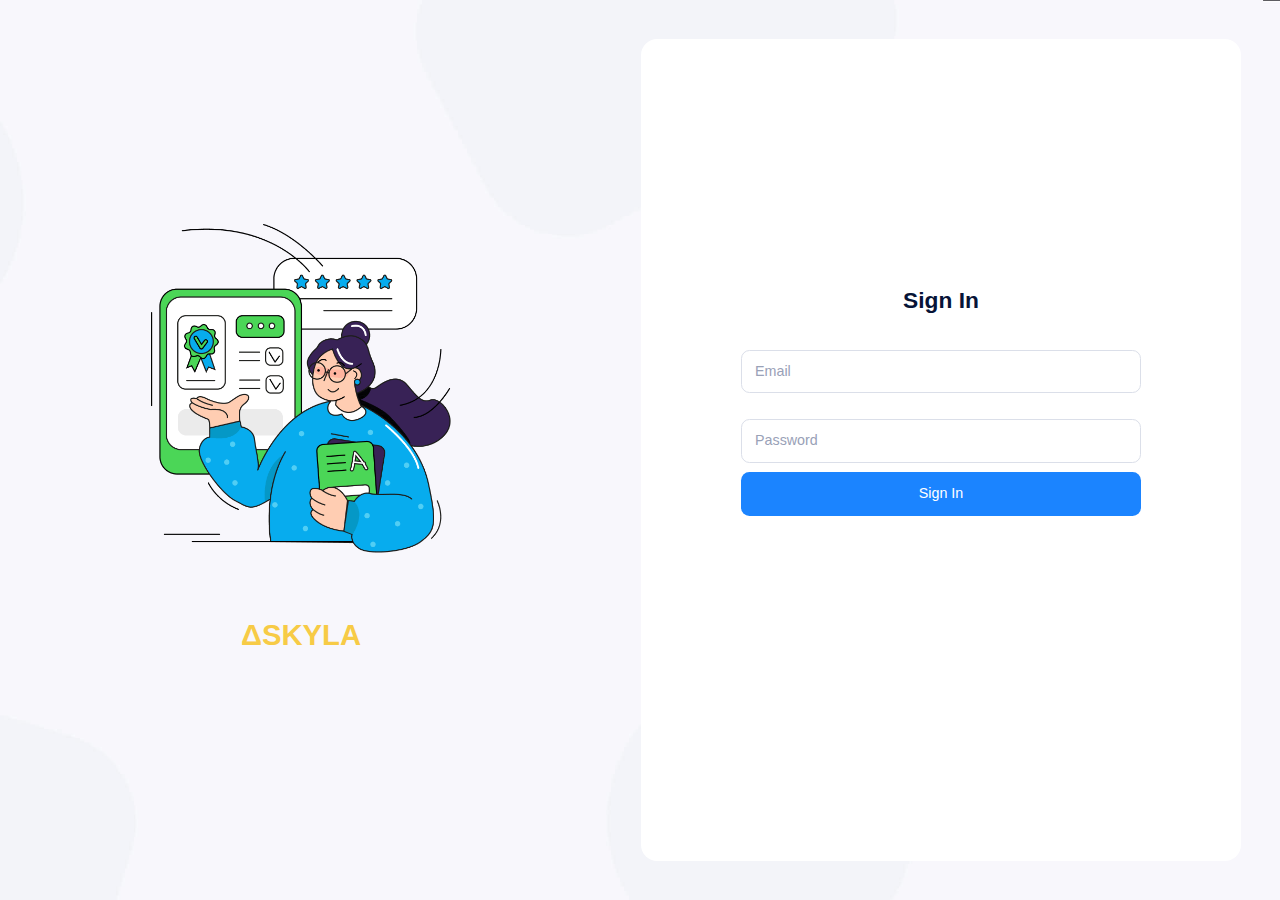
<file: index.html>
<!DOCTYPE html>
<html lang="en">
<!--begin::Head-->

<head>
    <title>Sign In - Askyla</title>
    <meta charset="utf-8">
    <meta name="viewport" content="width=device-width, initial-scale=1">
    <meta property="og:locale" content="en_US">
    <meta property="og:type" content="article">
    <meta property="og:site_name" content="Metronic by Keenthemes">
    <link rel="canonical" href="sign-in.html">
    <link rel="shortcut icon" href="./assets/media/logos/favicon.ico">


    <!--begin::Global Stylesheets Bundle(mandatory for all pages)-->
    <link href="./assets/plugins/global/plugins.bundle.css" rel="stylesheet" type="text/css">
    <link href="./assets/css/style.bundle.css" rel="stylesheet" type="text/css">

    <script src="https://code.jquery.com/jquery-3.6.0.min.js"></script>
    <!--end::Global Stylesheets Bundle-->
    <script>
        const token = localStorage.getItem('token');
        console.log(token)

        if (!token) {
            // No token = not logged in
            console.log('No token found.');
        }
        else {

            $.ajax({
                url: 'https://server.askyla.com/api/users/protected-check', // Replace with your actual protected check endpoint
                method: 'POST',
                headers: {
                    'Authorization': 'Bearer ' + token
                },
                success: function (response) {
                    // Token is valid, redirect to dashboard
                    window.location.href = 'dashboard.html';
                },
                error: function (xhr) {
                    // Token invalid or error, stay on current page
                    console.log('Not logged in or token invalid.');
                }
            });

        }
    </script>



</head>
<!--end::Head-->

<!--begin::Body-->

<body id="kt_body" class="app-blank bgi-size-cover bgi-attachment-fixed bgi-position-center">

    <!--begin::Root-->
    <div class="d-flex flex-column flex-root" id="kt_app_root">
        <!--begin::Page bg image-->
        <style>
            body {
                background-image: url('./assets/media/auth/bg10.jpeg');
            }
        </style>
        <!--end::Page bg image-->

        <!--begin::Authentication - Sign-in -->
        <div class="d-flex flex-column flex-lg-row flex-column-fluid">
            <!--begin::Aside-->
            <div class="d-flex flex-lg-row-fluid">
                <!--begin::Content-->
                <div class="d-flex flex-column flex-center pb-0 pb-lg-10 p-10 w-100">
                    <!--begin::Image-->
                    <img class="theme-light-show mx-auto mw-100 w-150px w-lg-300px mb-10 mb-lg-20"
                        src="./assets/media/auth/agency.png" alt="">
                    <img class="theme-dark-show mx-auto mw-100 w-150px w-lg-300px mb-10 mb-lg-20"
                        src="./assets/media/auth/agency-dark.png" alt="">
                    <!--end::Image-->

                    <!--begin::Title-->
                    <h1 class="text-gray-800 fs-2qx fw-bold text-center mb-7">
                        ΔSKYLA
                    </h1>
                    <!--end::Title-->
                </div>
                <!--end::Content-->
            </div>
            <!--begin::Aside-->

            <!--begin::Body-->
            <div class="d-flex flex-column-fluid flex-lg-row-auto justify-content-center justify-content-lg-end p-12">
                <!--begin::Wrapper-->
                <div class="bg-body d-flex flex-column flex-center rounded-4 w-md-600px p-10">
                    <!--begin::Content-->
                    <div class="d-flex flex-center flex-column align-items-stretch h-lg-100 w-md-400px">
                        <!--begin::Wrapper-->
                        <div class="d-flex flex-center flex-column flex-column-fluid pb-15 pb-lg-20">

                            <!--begin::Form-->
                            <form class="form w-100" novalidate="novalidate" id="kt_sign_in_form"
                                data-kt-redirect-url="/metronic8/demo55/index.html" action="#">
                                <!--begin::Heading-->
                                <div class="text-center mb-11">
                                    <!--begin::Title-->
                                    <h1 class="text-gray-900 fw-bolder mb-3">
                                        Sign In
                                    </h1>
                                    <!--end::Title-->
                                </div>

                                <!--begin::Input group--->
                                <div class="fv-row mb-8">
                                    <!--begin::Email-->
                                    <input type="text" placeholder="Email" name="email" autocomplete="off"
                                        class="form-control bg-transparent">
                                    <!--end::Email-->
                                </div>

                                <!--end::Input group--->
                                <div class="fv-row mb-3">
                                    <!--begin::Password-->
                                    <input type="password" placeholder="Password" name="password" autocomplete="off"
                                        class="form-control bg-transparent">
                                    <!--end::Password-->
                                </div>
                                <!--end::Input group--->

                                <!--begin::Wrapper-->
                                <!-- <div class="d-flex flex-stack flex-wrap gap-3 fs-base fw-semibold mb-8">
                                    <div></div>

                                    <a href="reset-password.html" class="link-primary">
                                        Forgot Password ?
                                    </a>
                                </div> -->
                                <!--end::Wrapper-->

                                <!--begin::Submit button-->
                                <div class="d-grid mb-10">
                                    <button type="submit" id="kt_sign_in_submit" class="btn btn-primary">

                                        <!--begin::Indicator label-->
                                        <span class="indicator-label">
                                            Sign In</span>
                                        <!--end::Indicator label-->

                                        <!--begin::Indicator progress-->
                                        <span class="indicator-progress">
                                            Please wait... <span
                                                class="spinner-border spinner-border-sm align-middle ms-2"></span>
                                        </span>
                                        <!--end::Indicator progress--> </button>
                                </div>
                                <!--end::Submit button-->
                            </form>
                            <!--end::Form-->

                        </div>
                        <!--end::Wrapper-->
                    </div>
                    <!--end::Content-->
                </div>
                <!--end::Wrapper-->
            </div>
            <!--end::Body-->
        </div>
        <!--end::Authentication - Sign-in-->
    </div>
    <!--end::Root-->

    <!--begin::Javascript-->
    <script>
        var hostUrl = "/metronic8/demo55/assets/";        </script>

    <!--begin::Global Javascript Bundle(mandatory for all pages)-->
    <script src="../../../assets/plugins/global/plugins.bundle.js"></script>
    <script src="../../../assets/js/scripts.bundle.js"></script>
    <!--end::Global Javascript Bundle-->


    <!--begin::Custom Javascript(used for this page only)-->
    <!-- <script src="../../../assets/js/custom/authentication/sign-in/general.js"></script> -->
    <!--end::Custom Javascript-->
    <!--end::Javascript-->
    <script>
        $(document).ready(function () {
            $('#kt_sign_in_form').submit(function (e) {
                e.preventDefault(); // Prevent default form submission

                // Get form data
                const email = $('input[name="email"]').val();
                const password = $('input[name="password"]').val();

                // Send AJAX POST request using form data
                $.ajax({
                    url: 'https://server.askyla.com/api/users/admin-login',
                    method: 'POST',
                    headers: {
                        'Content-Type': 'application/x-www-form-urlencoded',
                    },
                    data: {
                        email: email,
                        password: password
                    },
                    success: function (response) {
                        if (response.access_token) {
                            localStorage.setItem('token', response.access_token);
                            window.location.href = 'dashboard.html';
                        } else {
                            alert('Login failed: No token received');
                        }
                    },
                    error: function (xhr) {
                        const err = xhr.responseJSON?.message || 'Login failed';
                        alert(err);
                    }
                });
            });
        });
    </script>


</body>
<!--end::Body-->

</html>
</file>
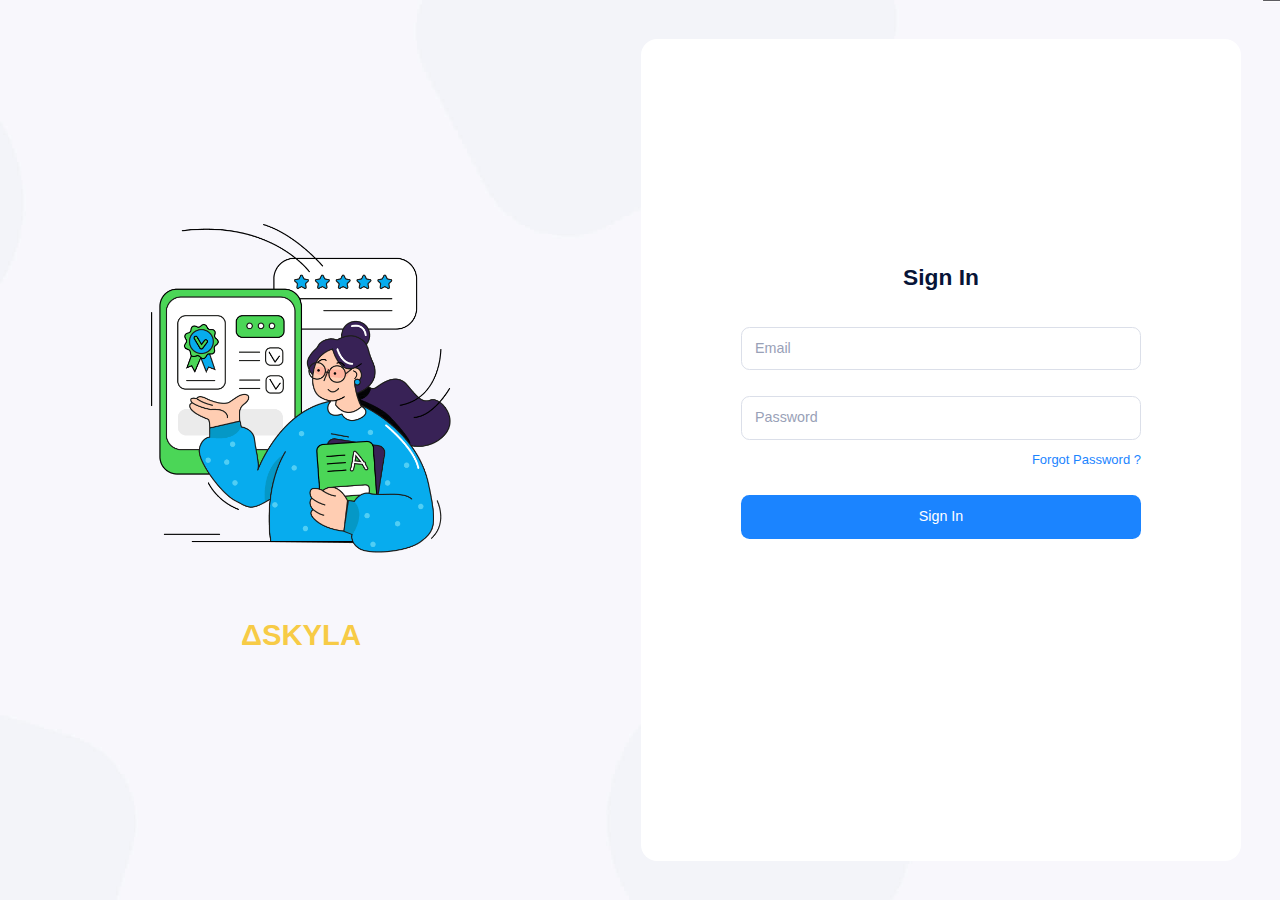
<file: sign-in.html>
<!DOCTYPE html>
<html lang="en">
<!--begin::Head-->

<head>
    <title>Sign In - Askyla</title>
    <meta charset="utf-8">
    <meta name="viewport" content="width=device-width, initial-scale=1">
    <meta property="og:locale" content="en_US">
    <meta property="og:type" content="article">
    <meta property="og:site_name" content="Metronic by Keenthemes">
    <link rel="canonical" href="sign-in.html">
    <link rel="shortcut icon" href="./assets/media/logos/favicon.ico">


    <!--begin::Global Stylesheets Bundle(mandatory for all pages)-->
    <link href="./assets/plugins/global/plugins.bundle.css" rel="stylesheet" type="text/css">
    <link href="./assets/css/style.bundle.css" rel="stylesheet" type="text/css">
    <!--end::Global Stylesheets Bundle-->


</head>
<!--end::Head-->

<!--begin::Body-->

<body id="kt_body" class="app-blank bgi-size-cover bgi-attachment-fixed bgi-position-center">

    <!--begin::Root-->
    <div class="d-flex flex-column flex-root" id="kt_app_root">
        <!--begin::Page bg image-->
        <style>
            body {
                background-image: url('./assets/media/auth/bg10.jpeg');
            }
        </style>
        <!--end::Page bg image-->

        <!--begin::Authentication - Sign-in -->
        <div class="d-flex flex-column flex-lg-row flex-column-fluid">
            <!--begin::Aside-->
            <div class="d-flex flex-lg-row-fluid">
                <!--begin::Content-->
                <div class="d-flex flex-column flex-center pb-0 pb-lg-10 p-10 w-100">
                    <!--begin::Image-->
                    <img class="theme-light-show mx-auto mw-100 w-150px w-lg-300px mb-10 mb-lg-20"
                        src="./assets/media/auth/agency.png" alt="">
                    <img class="theme-dark-show mx-auto mw-100 w-150px w-lg-300px mb-10 mb-lg-20"
                        src="./assets/media/auth/agency-dark.png" alt="">
                    <!--end::Image-->

                    <!--begin::Title-->
                    <h1 class="text-gray-800 fs-2qx fw-bold text-center mb-7">
                        ΔSKYLA
                    </h1>
                    <!--end::Title-->
                </div>
                <!--end::Content-->
            </div>
            <!--begin::Aside-->

            <!--begin::Body-->
            <div class="d-flex flex-column-fluid flex-lg-row-auto justify-content-center justify-content-lg-end p-12">
                <!--begin::Wrapper-->
                <div class="bg-body d-flex flex-column flex-center rounded-4 w-md-600px p-10">
                    <!--begin::Content-->
                    <div class="d-flex flex-center flex-column align-items-stretch h-lg-100 w-md-400px">
                        <!--begin::Wrapper-->
                        <div class="d-flex flex-center flex-column flex-column-fluid pb-15 pb-lg-20">

                            <!--begin::Form-->
                            <form class="form w-100" novalidate="novalidate" id="kt_sign_in_form"
                                data-kt-redirect-url="/metronic8/demo55/index.html" action="#">
                                <!--begin::Heading-->
                                <div class="text-center mb-11">
                                    <!--begin::Title-->
                                    <h1 class="text-gray-900 fw-bolder mb-3">
                                        Sign In
                                    </h1>
                                    <!--end::Title-->
                                </div>

                                <!--begin::Input group--->
                                <div class="fv-row mb-8">
                                    <!--begin::Email-->
                                    <input type="text" placeholder="Email" name="email" autocomplete="off"
                                        class="form-control bg-transparent">
                                    <!--end::Email-->
                                </div>

                                <!--end::Input group--->
                                <div class="fv-row mb-3">
                                    <!--begin::Password-->
                                    <input type="password" placeholder="Password" name="password" autocomplete="off"
                                        class="form-control bg-transparent">
                                    <!--end::Password-->
                                </div>
                                <!--end::Input group--->

                                <!--begin::Wrapper-->
                                <div class="d-flex flex-stack flex-wrap gap-3 fs-base fw-semibold mb-8">
                                    <div></div>

                                    <!--begin::Link-->
                                    <a href="reset-password.html" class="link-primary">
                                        Forgot Password ?
                                    </a>
                                    <!--end::Link-->
                                </div>
                                <!--end::Wrapper-->

                                <!--begin::Submit button-->
                                <div class="d-grid mb-10">
                                    <button type="submit" id="kt_sign_in_submit" class="btn btn-primary">

                                        <!--begin::Indicator label-->
                                        <span class="indicator-label">
                                            Sign In</span>
                                        <!--end::Indicator label-->

                                        <!--begin::Indicator progress-->
                                        <span class="indicator-progress">
                                            Please wait... <span
                                                class="spinner-border spinner-border-sm align-middle ms-2"></span>
                                        </span>
                                        <!--end::Indicator progress--> </button>
                                </div>
                                <!--end::Submit button-->
                            </form>
                            <!--end::Form-->

                        </div>
                        <!--end::Wrapper-->
                    </div>
                    <!--end::Content-->
                </div>
                <!--end::Wrapper-->
            </div>
            <!--end::Body-->
        </div>
        <!--end::Authentication - Sign-in-->
    </div>
    <!--end::Root-->

    <!--begin::Javascript-->
    <script>
        var hostUrl = "/metronic8/demo55/assets/";        </script>

    <!--begin::Global Javascript Bundle(mandatory for all pages)-->
    <script src="../../../assets/plugins/global/plugins.bundle.js"></script>
    <script src="../../../assets/js/scripts.bundle.js"></script>
    <!--end::Global Javascript Bundle-->


    <!--begin::Custom Javascript(used for this page only)-->
    <script src="../../../assets/js/custom/authentication/sign-in/general.js"></script>
    <!--end::Custom Javascript-->
    <!--end::Javascript-->
</body>
<!--end::Body-->

</html>
</file>
